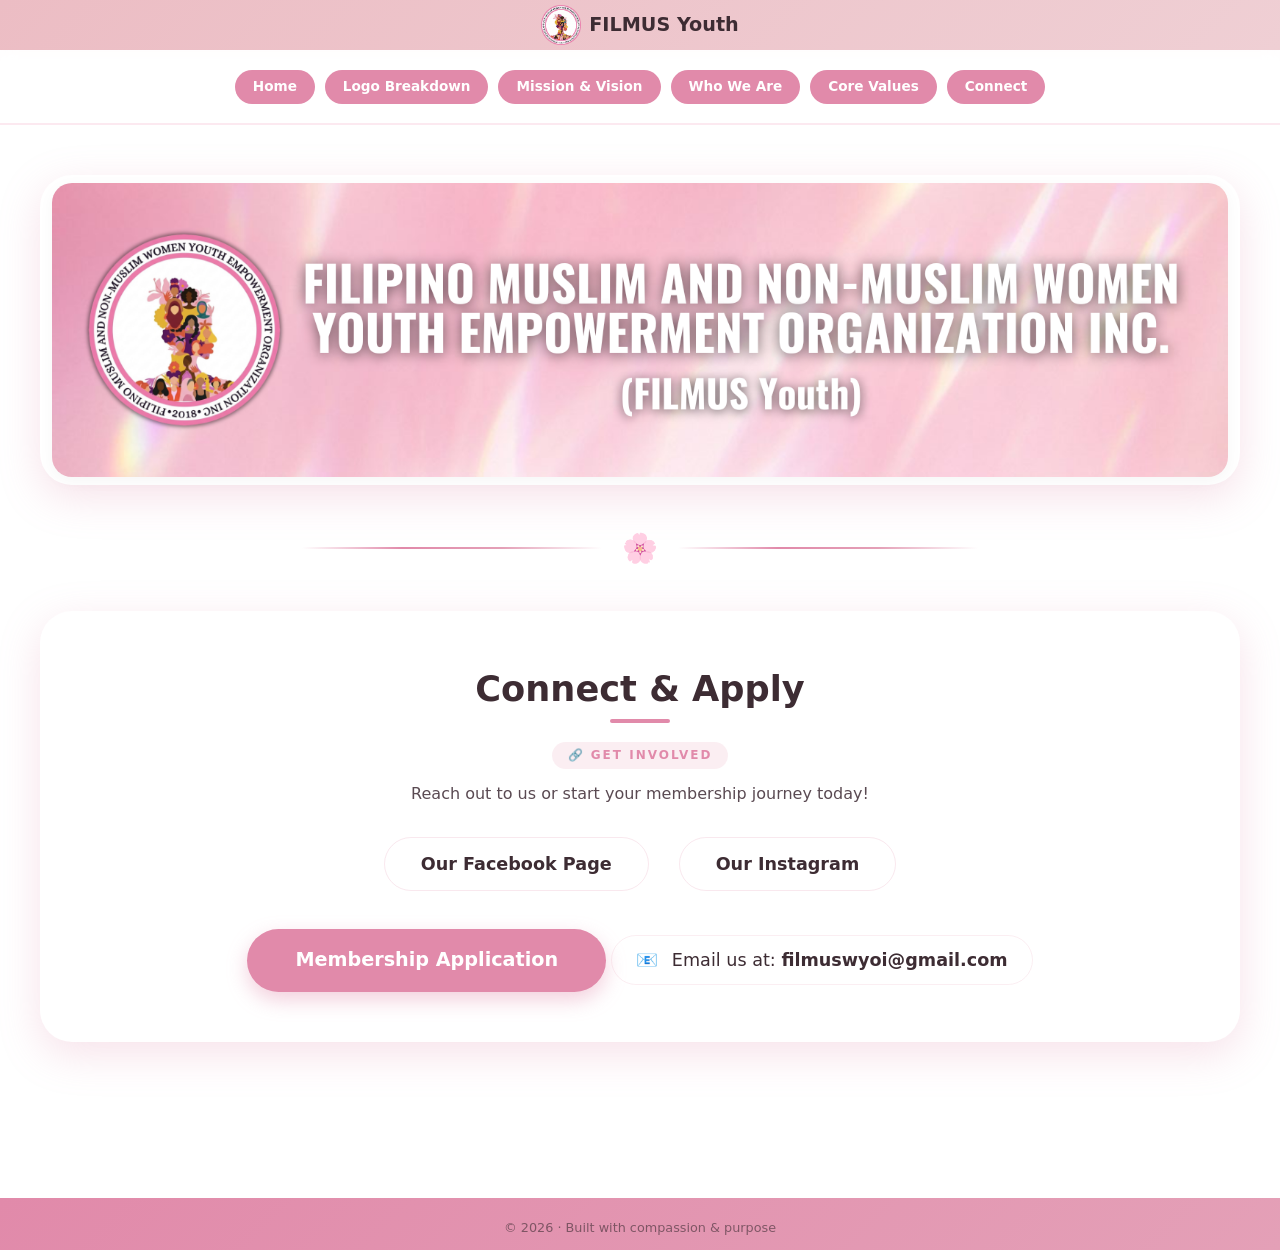
<file: connect.html>
<!DOCTYPE html>
<html lang="en">
<head>
    <meta charset="UTF-8" />
    <meta name="viewport" content="width=device-width, initial-scale=1.0" />
    <title>FILMUS Youth — Connect &amp; Apply</title>
    <link rel="icon" type="image/png" href="FILMUS Youth Logo [no bg].png">
    <link rel="stylesheet" href="style.css">
</head>
<body>

    <!-- ===== HEADER (logo only) ===== -->
        <header class="site-header">
            <div class="container">
                <div class="logo-center">
                    <img src="FILMUS Youth Logo [no bg].png" alt="FILMUS Youth Logo">
                    <span>FILMUS Youth</span>
                </div>
            </div>
        </header>

        <!-- ===== NAVIGATION ROW ===== -->
        <nav class="nav-row">
            <div class="container">
                <div class="nav-links">
                    <a href="index.html" class="active">Home</a>
                    <a href="logobreakdown.html" class="active">Logo Breakdown</a>
                    <a href="vision-mission.html" class="active">Mission & Vision</a>
                    <a href="who-what.html" class="active">Who We Are</a>
                    <a href="core-values.html" class="active">Core Values</a>
                    <a href="connect.html" class="active">Connect</a>
                </div>
            </div>
        </nav>

        <div class="container">
            
        <!-- BANNER -->
        <header class="hero">
            <img src="FILMUS Youth_Banner.png" alt="FILMUS Youth Banner">
        </header>

        <div class="section-divider">
            <span class="line"></span>
            <span class="icon">🌸</span>
            <span class="line"></span>
        </div>

        <section>
            <div class="connect-section">
                <div class="heading-block">
                    <h2 class="centered">Connect &amp; Apply</h2>
                    <span class="section-tag">🔗 Get involved</span>
                </div>
                <p style="margin: 0 auto 10px; max-width: 600px;">
                    Reach out to us or start your membership journey today!
                </p>

                <div class="social-links">
                    <a href="https://www.facebook.com/filmusyouth" target="_blank" rel="noopener noreferrer">Our Facebook Page</a>
                    <a href="https://www.instagram.com/filmusyouth_?utm_source=ig_web_button_share_sheet&igsi=ZDNlZDc0MzIxNw==" target="_blank" rel="noopener noreferrer">Our Instagram</a>
                </div>

                <a href="https://forms.gle/4N4zYeqRA2AHgvJSA" target="_blank" rel="noopener noreferrer" class="apply-btn">
                <strong>Membership Application</strong>
                </a>

                <div class="email-display">
                    <span class="icon">📧</span> Email us at: <strong>filmuswyoi@gmail.com</strong>
                </div>
            </div>
        </section>

    </div>

        <footer class="footer">
            <div style="margin-top:6px;font-size:0.8rem;opacity:0.6;">
                © 2026 · Built with compassion &amp; purpose
            </div>
        </footer>

</body>
</html>
</file>
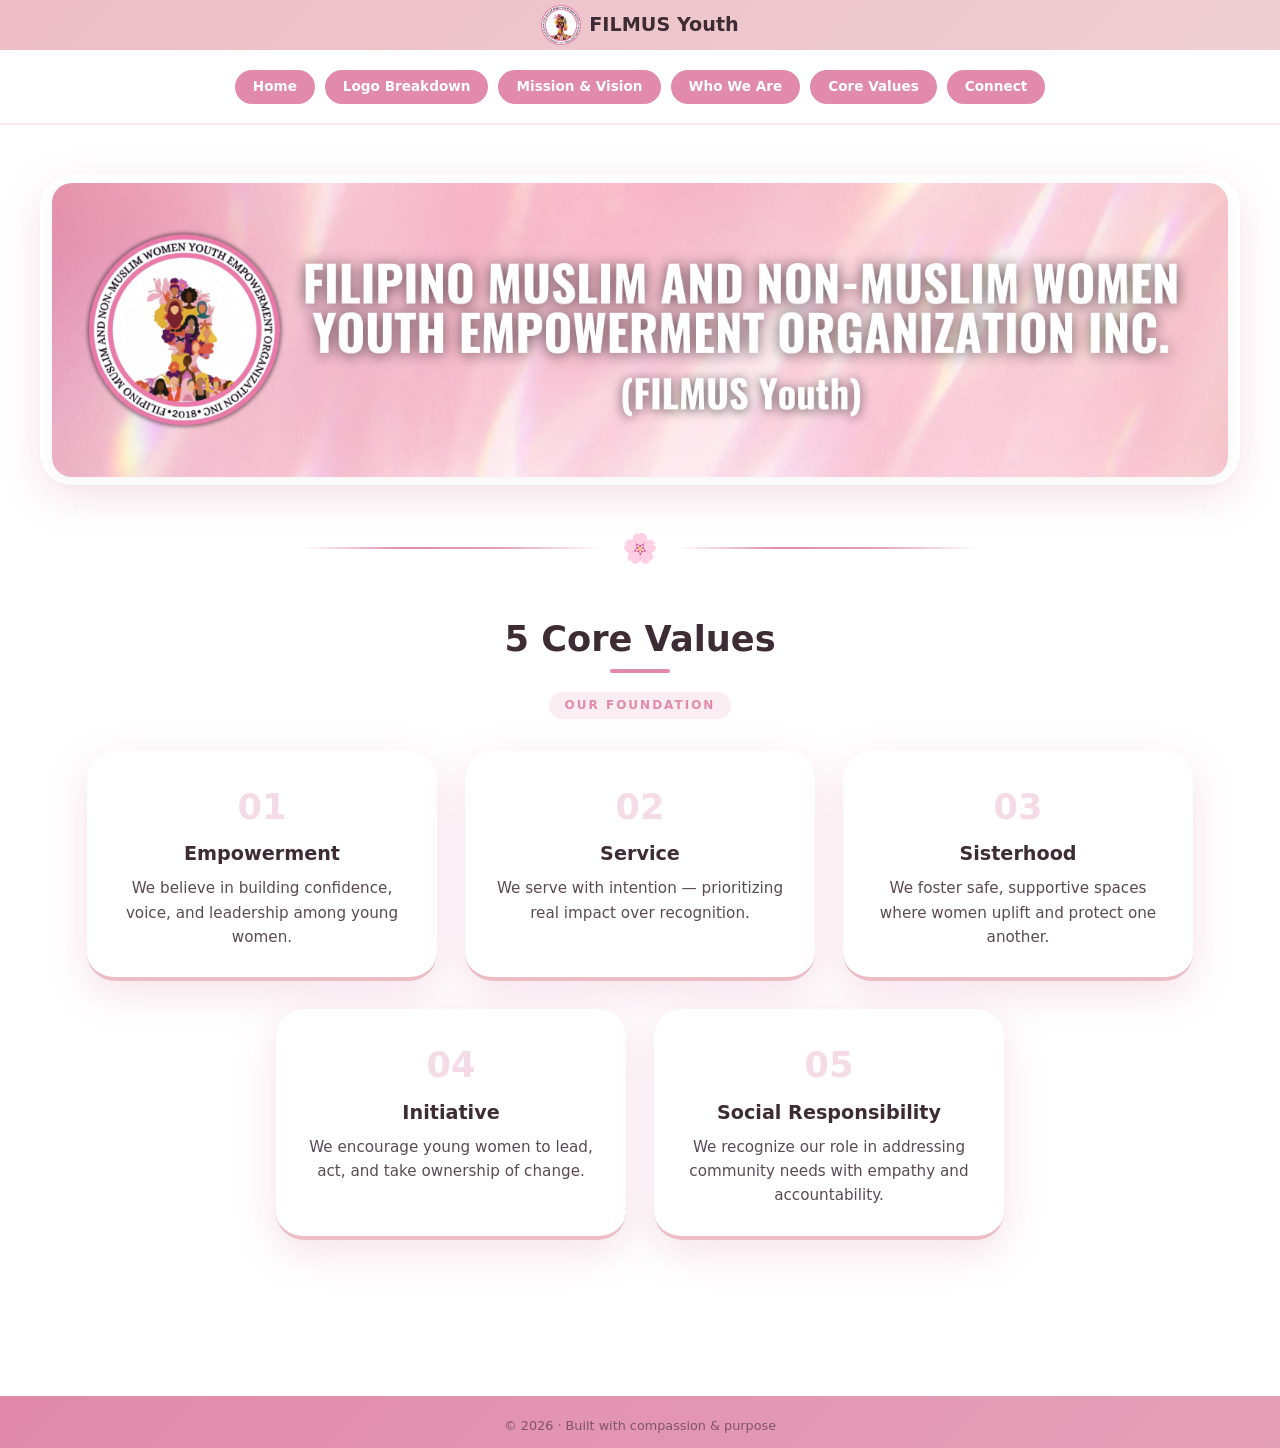
<file: core-values.html>
<!DOCTYPE html>
<html lang="en">
<head>
    <meta charset="UTF-8" />
    <meta name="viewport" content="width=device-width, initial-scale=1.0" />
    <title>FILMUS Youth — Core Values</title>
    <link rel="icon" type="image/png" href="FILMUS Youth Logo [no bg].png">
    <link rel="stylesheet" href="style.css">
</head>

<body>

    <!-- ===== HEADER (logo only) ===== -->
        <header class="site-header">
            <div class="container">
                <div class="logo-center">
                    <img src="FILMUS Youth Logo [no bg].png" alt="FILMUS Youth Logo">
                    <span>FILMUS Youth</span>
                </div>
            </div>
        </header>

        <!-- ===== NAVIGATION ROW ===== -->
        <nav class="nav-row">
            <div class="container">
                <div class="nav-links">
                    <a href="index.html" class="active">Home</a>
                    <a href="logobreakdown.html" class="active">Logo Breakdown</a>
                    <a href="vision-mission.html" class="active">Mission & Vision</a>
                    <a href="who-what.html" class="active">Who We Are</a>
                    <a href="core-values.html" class="active">Core Values</a>
                    <a href="connect.html" class="active">Connect</a>
                </div>
            </div>
        </nav>

        <div class="container">

            <!--BANNER-->
            <header class="hero">
                <img src="FILMUS Youth_Banner.png" alt="FILMUS Youth Banner">
            </header>

            <div class="section-divider">
                <span class="line"></span>
                <span class="icon">🌸</span>
                <span class="line"></span>
            </div>

            <section>
                <div class="text-center">
                    <div class="heading-block">
                        <h2 class="centered">5 Core Values</h2>
                        <span class="section-tag">Our foundation</span>
                    </div>
                </div>

                <div class="core-values-grid">
                    <div class="value-card">
                        <div class="num">01</div>
                        <h4>Empowerment</h4>
                        <p>We believe in building confidence, voice, and leadership among young women.</p>
                    </div>
                    <div class="value-card">
                        <div class="num">02</div>
                        <h4>Service</h4>
                        <p>We serve with intention — prioritizing real impact over recognition.</p>
                    </div>
                    <div class="value-card">
                        <div class="num">03</div>
                        <h4>Sisterhood</h4>
                        <p>We foster safe, supportive spaces where women uplift and protect one another.</p>
                    </div>
                    <div class="value-card">
                        <div class="num">04</div>
                        <h4>Initiative</h4>
                        <p>We encourage young women to lead, act, and take ownership of change.</p>
                    </div>
                    <div class="value-card">
                        <div class="num">05</div>
                        <h4>Social Responsibility</h4>
                        <p>We recognize our role in addressing community needs with empathy and accountability.</p>
                    </div>
                </div>
            </section>

    </div>

    <footer class="footer"> 
         <div style="margin-top:6px;font-size:0.8rem;opacity:0.6;">
            © 2026 · Built with compassion &amp; purpose
        </div>
    </footer>

</body>
</html>
</file>
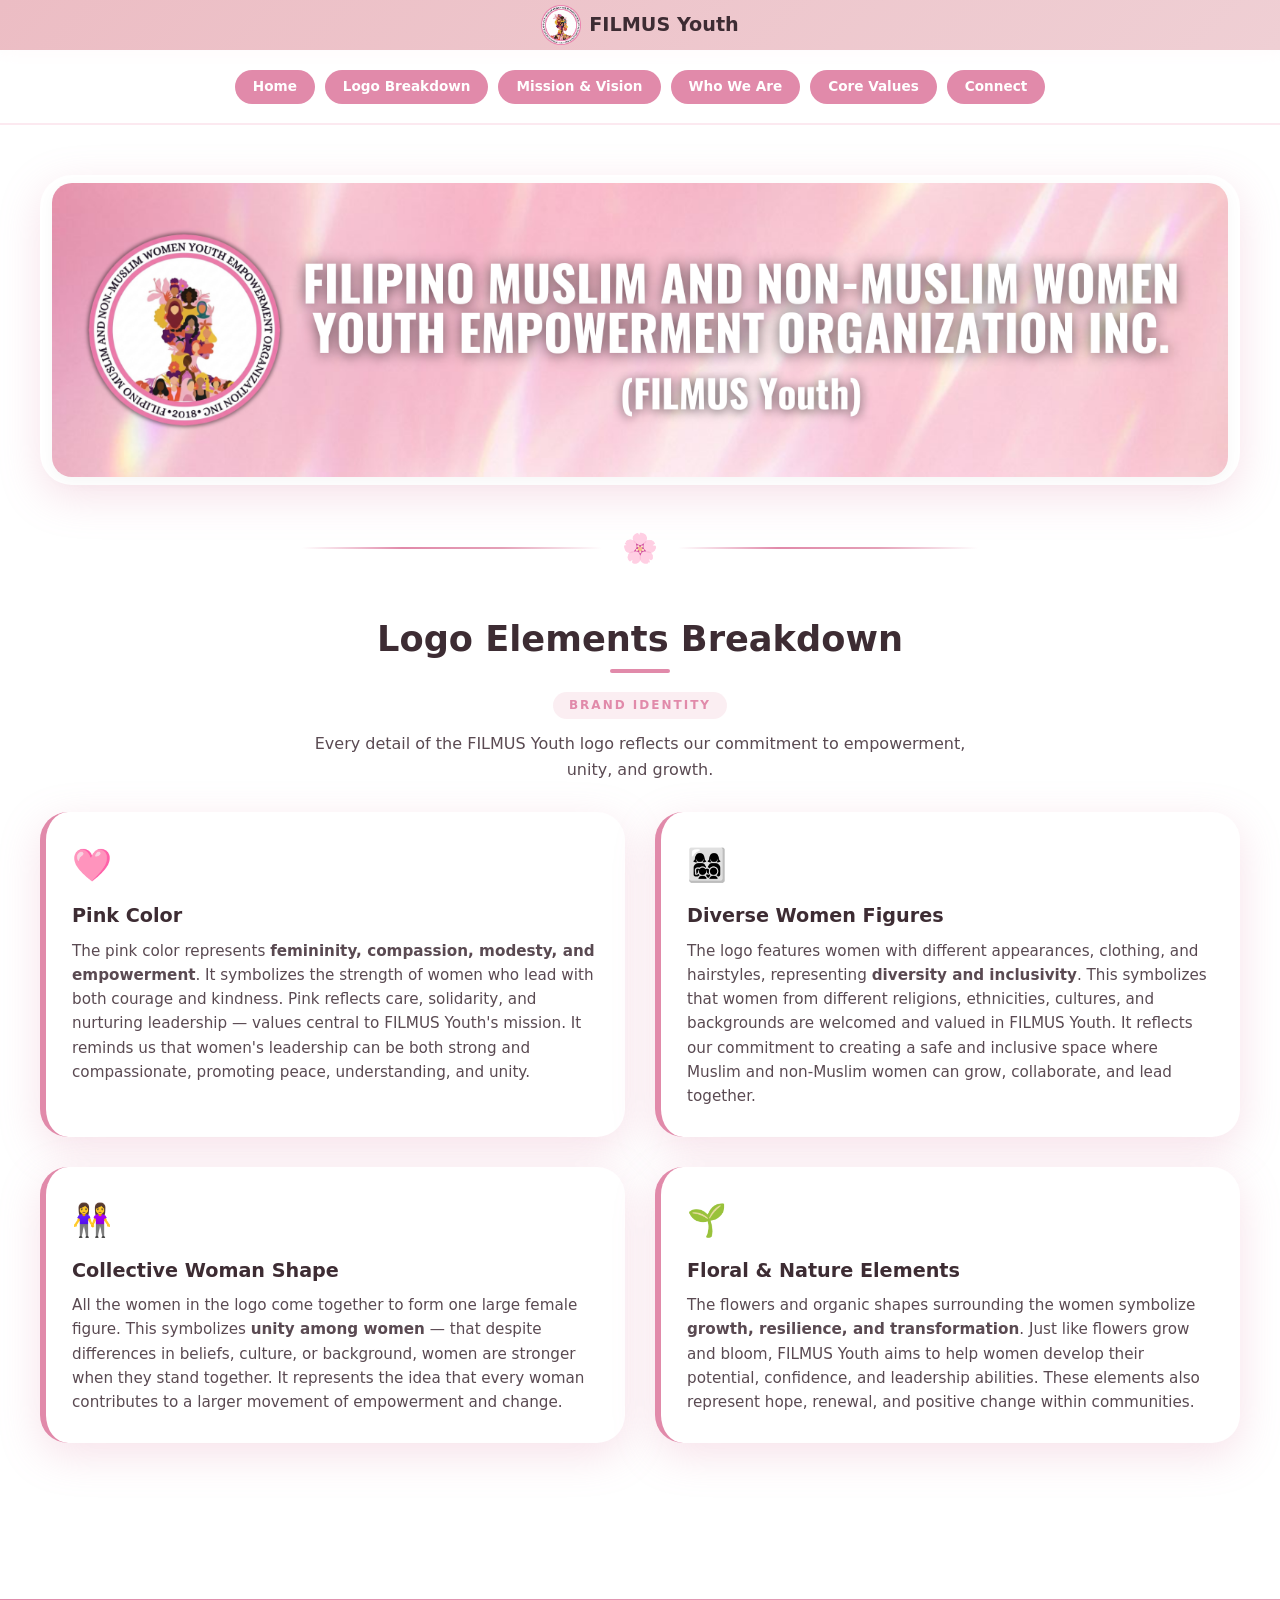
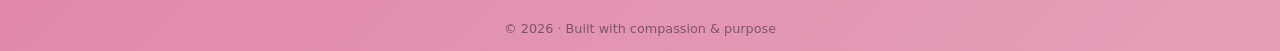
<file: logobreakdown.html>
<!DOCTYPE html>
<html lang="en">
<head>
    <meta charset="UTF-8" />
    <meta name="viewport" content="width=device-width, initial-scale=1.0" />
    <title>FILMUS Youth — Logo Breakdown</title>
    <link rel="icon" type="image/png" href="FILMUS Youth Logo [no bg].png">
    <link rel="stylesheet" href="style.css">
</head>
<body>

    <!-- ===== HEADER (logo only) ===== -->
        <header class="site-header">
            <div class="container">
                <div class="logo-center">
                    <img src="FILMUS Youth Logo [no bg].png" alt="FILMUS Youth Logo">
                    <span>FILMUS Youth</span>
                </div>
            </div>
        </header>

        <!-- ===== NAVIGATION ROW ===== -->
        <nav class="nav-row">
            <div class="container">
                <div class="nav-links">
                    <a href="index.html" class="active">Home</a>
                    <a href="logobreakdown.html" class="active">Logo Breakdown</a>
                    <a href="vision-mission.html" class="active">Mission & Vision</a>
                    <a href="who-what.html" class="active">Who We Are</a>
                    <a href="core-values.html" class="active">Core Values</a>
                    <a href="connect.html" class="active">Connect</a>
                </div>
            </div>
        </nav>

        <div class="container">

        <header class="hero">
            <img src="FILMUS Youth_Banner.png" alt="FILMUS Youth Banner">
        </header>

        <div class="section-divider">
            <span class="line"></span>
            <span class="icon">🌸</span>
            <span class="line"></span>
        </div>

        <section>
            <div class="text-center">
                <div class="heading-block">
                    <h2 class="centered">Logo Elements Breakdown</h2>
                    <span class="section-tag">Brand identity</span>
                </div>
                <p class="mx-auto" style="margin-bottom:30px;">
                    Every detail of the FILMUS Youth logo reflects our commitment to empowerment, unity, and growth.
                </p>
            </div>

            <div class="grid-2">
                <div class="breakdown-card" style="border-left-color:var(--pink-dark);">
                    <span class="icon">🩷</span>
                    <h4>Pink Color</h4>
                    <p>
                        The pink color represents <strong>femininity, compassion, modesty, and empowerment</strong>.
                        It symbolizes the strength of women who lead with both courage and kindness. Pink reflects
                        care, solidarity, and nurturing leadership — values central to FILMUS Youth's mission.
                        It reminds us that women's leadership can be both strong and compassionate, promoting peace,
                        understanding, and unity.
                    </p>
                </div>

                <div class="breakdown-card" style="border-left-color:var(--pink-dark);">
                    <span class="icon">👩‍👩‍👧‍👦</span>
                    <h4>Diverse Women Figures</h4>
                    <p>
                        The logo features women with different appearances, clothing, and hairstyles, representing
                        <strong>diversity and inclusivity</strong>. This symbolizes that women from different religions,
                        ethnicities, cultures, and backgrounds are welcomed and valued in FILMUS Youth. It reflects
                        our commitment to creating a safe and inclusive space where Muslim and non‑Muslim women
                        can grow, collaborate, and lead together.
                    </p>
                </div>

                <div class="breakdown-card" style="border-left-color:var(--pink-dark);">
                    <span class="icon">👭</span>
                    <h4>Collective Woman Shape</h4>
                    <p>
                        All the women in the logo come together to form one large female figure. This symbolizes
                        <strong>unity among women</strong> — that despite differences in beliefs, culture, or background,
                        women are stronger when they stand together. It represents the idea that every woman contributes
                        to a larger movement of empowerment and change.
                    </p>
                </div>

                <div class="breakdown-card" style="border-left-color:var(--pink-dark);">
                    <span class="icon">🌱</span>
                    <h4>Floral &amp; Nature Elements</h4>
                    <p>
                        The flowers and organic shapes surrounding the women symbolize <strong>growth, resilience,
                        and transformation</strong>. Just like flowers grow and bloom, FILMUS Youth aims to help women
                        develop their potential, confidence, and leadership abilities. These elements also represent
                        hope, renewal, and positive change within communities.
                    </p>
                </div>
            </div>
        </section>

    </div>
    
        <footer class="footer">
            
            <div style="margin-top:6px;font-size:0.8rem;opacity:0.6;">
                © 2026 · Built with compassion &amp; purpose
            </div>
        </footer>

    

</body>
</html>
</file>
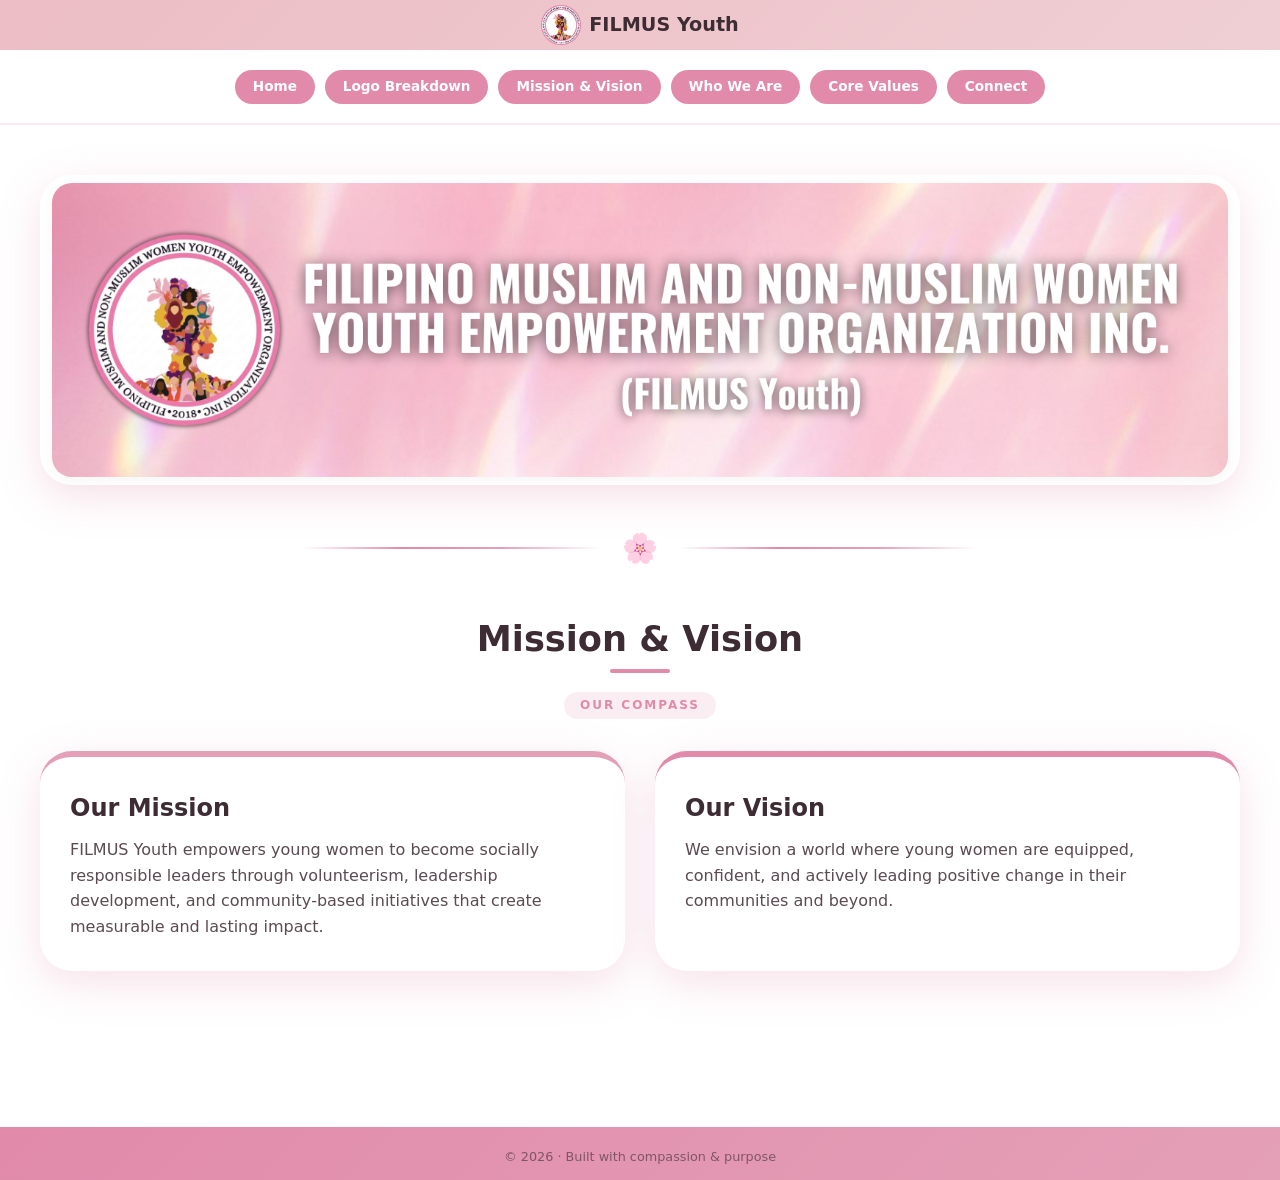
<file: vision-mission.html>
<!DOCTYPE html>
<html lang="en">
<head>
    <meta charset="UTF-8" />
    <meta name="viewport" content="width=device-width, initial-scale=1.0" />
    <title>FILMUS Youth — Vision &amp; Mission</title>
    <link rel="icon" type="image/png" href="FILMUS Youth Logo [no bg].png">
    <link rel="stylesheet" href="style.css">
</head>
<body>

    
    <!-- ===== HEADER (logo only) ===== -->
        <header class="site-header">
            <div class="container">
                <div class="logo-center">
                    <img src="FILMUS Youth Logo [no bg].png" alt="FILMUS Youth Logo">
                    <span>FILMUS Youth</span>
                </div>
            </div>
        </header>

        <!-- ===== NAVIGATION ROW ===== -->
        <nav class="nav-row">
            <div class="container">
                <div class="nav-links">
                    <a href="index.html" class="active">Home</a>
                    <a href="logobreakdown.html" class="active">Logo Breakdown</a>
                    <a href="vision-mission.html" class="active">Mission & Vision</a>
                    <a href="who-what.html" class="active">Who We Are</a>
                    <a href="core-values.html" class="active">Core Values</a>
                    <a href="connect.html" class="active">Connect</a>
                </div>
            </div>
        </nav>

        <div class="container">
        
        <header class="hero">
            <img src="FILMUS Youth_Banner.png" alt="FILMUS Youth Banner">
        </header>

        <div class="section-divider">
            <span class="line"></span>
            <span class="icon">🌸</span>
            <span class="line"></span>
        </div>

        <section>
            <div class="text-center">
                <div class="heading-block">
                    <h2 class="centered">Mission &amp; Vision</h2>
                    <span class="section-tag">Our compass</span>
                </div>
            </div>

            <div class="grid-2" style="margin-top:20px;">
                
                <div class="mv-card" style="border-top-color:var(--pink-medium);">
                    
                    <h3>Our Mission</h3>
                    <p>
                        FILMUS Youth empowers young women to become socially responsible leaders through
                        volunteerism, leadership development, and community‑based initiatives that create
                        measurable and lasting impact.
                    </p>
                </div>
                
                <div class="mv-card">
                    
                    <h3>Our Vision</h3>
                    <p>
                        We envision a world where young women are equipped, confident, and actively leading
                        positive change in their communities and beyond.
                    </p>
                </div>
                
            </div>
        </section>

        </div>

        <footer class="footer">
            
            <div style="margin-top:6px;font-size:0.8rem;opacity:0.6;">
                © 2026 · Built with compassion &amp; purpose
            </div>
        </footer>


</body>
</html>
</file>
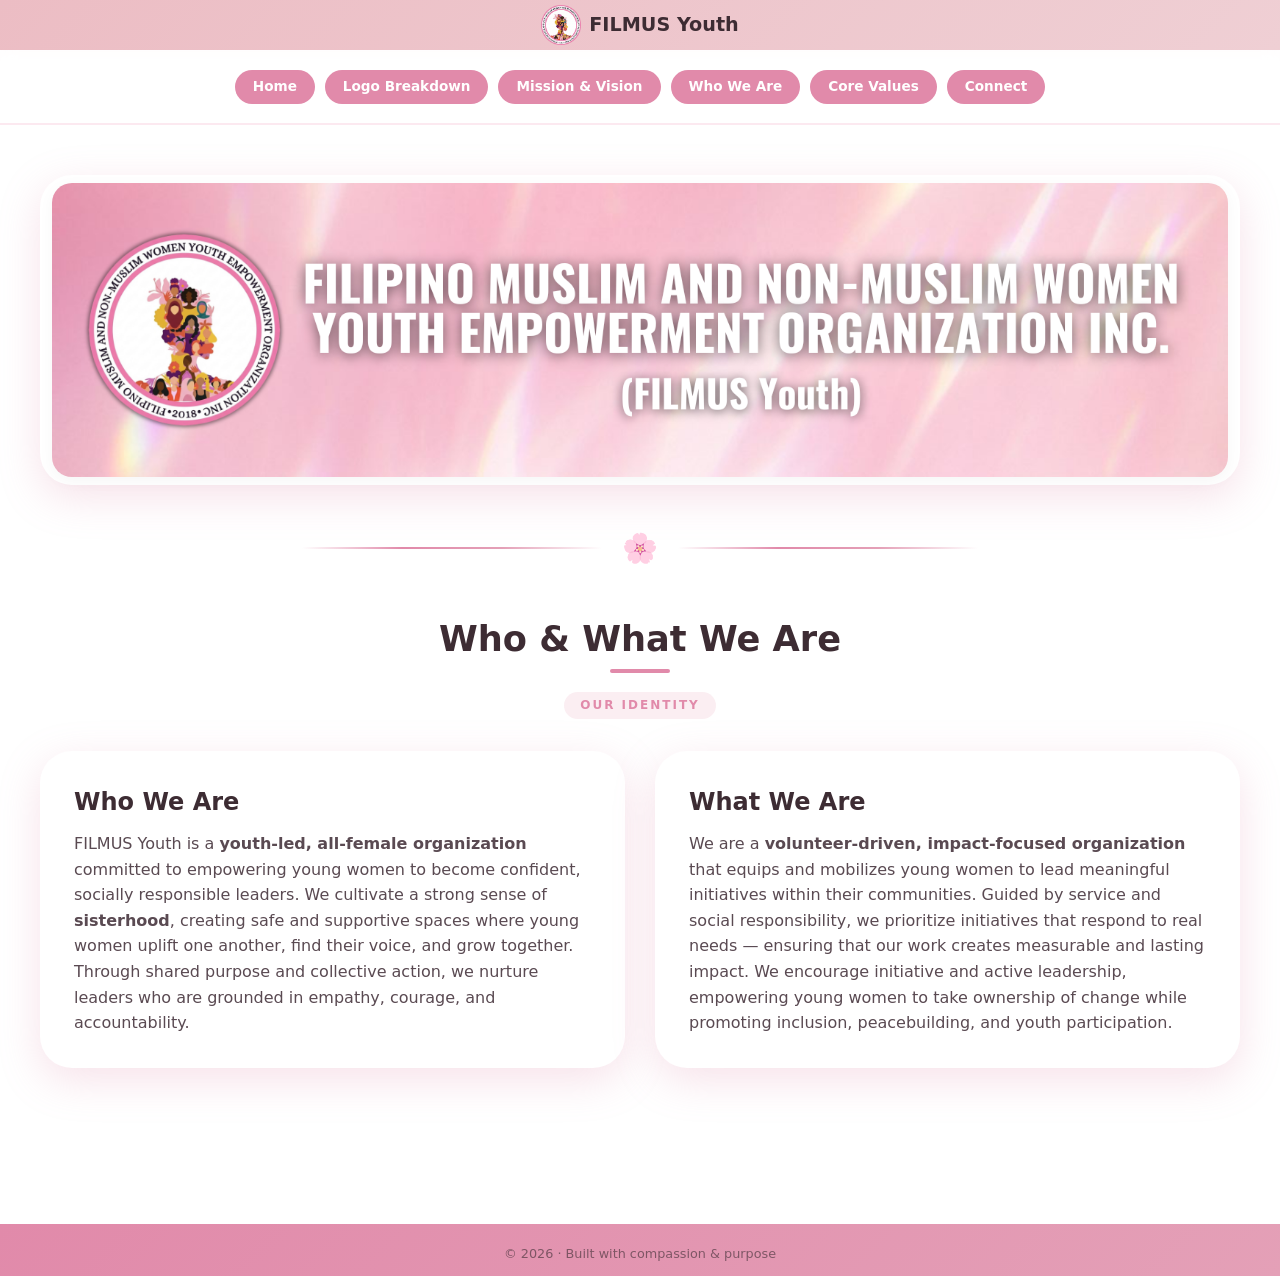
<file: who-what.html>
<!DOCTYPE html>
<html lang="en">
<head>
    <meta charset="UTF-8" />
    <meta name="viewport" content="width=device-width, initial-scale=1.0" />
    <title>FILMUS Youth — Who &amp; What We Are</title>
    <link rel="icon" type="image/png" href="FILMUS Youth Logo [no bg].png">
    <link rel="stylesheet" href="style.css">
</head>
<body>

    <!-- ===== HEADER (logo only) ===== -->
        <header class="site-header">
            <div class="container">
                <div class="logo-center">
                    <img src="FILMUS Youth Logo [no bg].png" alt="FILMUS Youth Logo">
                    <span>FILMUS Youth</span>
                </div>
            </div>
        </header>

        <!-- ===== NAVIGATION ROW ===== -->
        <nav class="nav-row">
            <div class="container">
                <div class="nav-links">
                    <a href="index.html" class="active">Home</a>
                    <a href="logobreakdown.html" class="active">Logo Breakdown</a>
                    <a href="vision-mission.html" class="active">Mission & Vision</a>
                    <a href="who-what.html" class="active">Who We Are</a>
                    <a href="core-values.html" class="active">Core Values</a>
                    <a href="connect.html" class="active">Connect</a>
                </div>
            </div>
        </nav>

        <div class="container">
            
            
        <header class="hero">
            <img src="FILMUS Youth_Banner.png" alt="FILMUS Youth Banner">
        </header>

        <div class="section-divider">
            <span class="line"></span>
            <span class="icon">🌸</span>
            <span class="line"></span>
        </div>

        <section>
            <div class="text-center">
                <div class="heading-block">
                    <h2 class="centered">Who &amp; What We Are</h2>
                    <span class="section-tag">Our identity</span>
                </div>
            </div>

            <div class="grid-2" style="margin-top:20px;">
                <div class="who-card">
                    
                    <h3>Who We Are</h3>
                    <p>
                        FILMUS Youth is a <strong>youth‑led, all‑female organization</strong> committed to
                        empowering young women to become confident, socially responsible leaders.
                        We cultivate a strong sense of <strong>sisterhood</strong>, creating safe and supportive
                        spaces where young women uplift one another, find their voice, and grow together.
                        Through shared purpose and collective action, we nurture leaders who are grounded in
                        empathy, courage, and accountability.
                    </p>
                </div>
                <div class="who-card">
                    
                    <h3>What We Are</h3>
                    <p>
                        We are a <strong>volunteer‑driven, impact‑focused organization</strong> that equips and
                        mobilizes young women to lead meaningful initiatives within their communities.
                        Guided by service and social responsibility, we prioritize initiatives that respond to
                        real needs — ensuring that our work creates measurable and lasting impact.
                        We encourage initiative and active leadership, empowering young women to take ownership
                        of change while promoting inclusion, peacebuilding, and youth participation.
                    </p>
                </div>
            </div>

            
        </section>

        </div>

        <footer class="footer">
            
            <div style="margin-top:6px;font-size:0.8rem;opacity:0.6;">
                © 2026 · Built with compassion &amp; purpose
            </div>
        </footer>


</body>
</html>
</file>
<file: style.css>
/* ===== COLOR PALETTE ===== */
:root {
    --pink-dark: #E18AAA;
    --pink-medium: #E4A0B7;
    --pink-soft: #ECBDC4;
    --pink-light: #EFCFD4;
    --pink-pale: #F5DCEO;
    --white: #FFFFFF;
    --text-dark: #3D2C33;
    --text-muted: #5A4A52;
    --shadow: 0 12px 40px rgba(225, 138, 170, 0.25);
    --radius: 32px;
    --transition: 0.4s cubic-bezier(0.25, 0.46, 0.45, 0.94);
}

/* ===== RESET & BASE ===== */
* {
    margin: 0;
    padding: 0;
    box-sizing: border-box;
}
html {
    scroll-behavior: smooth;
}
body {
    font-family: 'Segoe UI', system-ui, -apple-system, sans-serif;
    background: var(--pink-pale);
    color: var(--text-dark);
    line-height: 1.6;
    padding: 0 20px;
}
.container {
    max-width: 1200px;
    margin: 0 auto;
    padding: 20px 0 60px;
}

/* ===== SCROLLBAR ===== */
::-webkit-scrollbar { width: 8px; }
::-webkit-scrollbar-track { background: var(--pink-pale); }
::-webkit-scrollbar-thumb { background: var(--pink-dark); border-radius: 12px; }

/* ===== TYPOGRAPHY ===== */
h1 { font-size: 2.8rem; line-height: 1.2; }
h2 {
    font-size: 2.2rem;
    margin-bottom: 1.2rem;
    position: relative;
    display: inline-block;
}
h2::after {
    content: '';
    position: absolute;
    left: 0;
    bottom: -6px;
    width: 60px;
    height: 4px;
    background: var(--pink-dark);
    border-radius: 8px;
}
h2.centered::after {
    left: 50%;
    transform: translateX(-50%);
}
h3 { font-size: 1.5rem; margin-bottom: 0.6rem; }
h4 { font-size: 1.2rem; margin-bottom: 0.4rem; }
p { color: var(--text-muted); max-width: 700px; }

.text-center { text-align: center; }
.mx-auto { margin-left: auto; margin-right: auto; }

.section-tag {
    display: inline-block;
    font-size: 0.75rem;
    font-weight: 600;
    text-transform: uppercase;
    letter-spacing: 2px;
    color: var(--pink-dark);
    background: rgba(225, 138, 170, 0.15);
    padding: 4px 16px;
    border-radius: 40px;
    margin-bottom: 12px;
}

/* ===== NAVIGATION ROW (below header) ===== */
.nav-row {
    background: rgba(255, 255, 255, 0.6);
    backdrop-filter: blur(8px);
    padding: 0px 0;
    margin: 0 -20px 30px -20px;
    width: calc(100% + 40px);
    height: 75px;
    border-bottom: 2.5px solid rgba(231, 111, 155, 0.15);
}
.nav-row .container {
    display: flex;
    justify-content: center;
    align-items: center;
}
.nav-links {
    display: flex;
    flex-wrap: wrap;
    gap: 10px;
    justify-content: center;
}
.nav-links a {
    text-decoration: none;
    color: var(--text-muted);
    font-weight: 600;
    padding: 6px 18px;
    border-radius: 40px;
    font-size: 0.85rem;
    transition: background var(--transition), color var(--transition);
}
.nav-links a:hover,
.nav-links a.active {
    background: var(--pink-dark);
    color: white;
}

/* ===== HERO BANNER ===== */
.hero {
    background: linear-gradient(145deg, var(--pink-pale), var(--pink-light));
    border-radius: var(--radius);
    padding: 8px 12px;
    margin-bottom: 40px;
    box-shadow: var(--shadow);
    display: flex;
    justify-content: center;
    align-items: center;
    min-height: 200px;
}
.hero img {
    max-width: 100%;
    height: auto;
    max-height: 350px;
    border-radius: 20px;
    display: block;
    box-shadow: 0 4px 16px rgba(0,0,0,0.04);
}

/* ===== PINK DIVIDER ===== */
.section-divider {
    display: flex;
    align-items: center;
    justify-content: center;
    gap: 20px;
    margin: 10px 0 40px 0;
}
.section-divider .line {
    flex: 1;
    height: 2px;
    background: linear-gradient(90deg, transparent, var(--pink-dark), var(--pink-medium), transparent);
    max-width: 300px;
}
.section-divider .icon {
    font-size: 1.8rem;
    color: var(--pink-dark);
    opacity: 0.7;
}

/* ===== GALLERY (Home page) ===== */
.gallery {
    display: grid;
    grid-template-columns: repeat(auto-fill, minmax(280px, 1fr));
    gap: 24px;
    margin-top: 10px;
}
.gallery-item {
    background: var(--white);
    border-radius: var(--radius);
    overflow: hidden;
    box-shadow: var(--shadow);
    transition: transform var(--transition), box-shadow var(--transition);
}
.gallery-item:hover {
    transform: translateY(-6px);
    box-shadow: 0 20px 50px rgba(225, 138, 170, 0.30);
}
.gallery-item img {
    width: 100%;
    height: 260px;
    object-fit: cover;
    display: block;
}
.gallery-item .caption {
    padding: 16px 20px 20px;
}
.gallery-item .caption h4 {
    font-size: 1rem;
    color: var(--text-dark);
}
.gallery-item .caption p {
    font-size: 0.85rem;
    color: var(--text-muted);
    max-width: 100%;
    margin-top: 2px;
}

/* ===== LOGO BREAKDOWN CARDS ===== */
.breakdown-card {
    background: var(--white);
    border-radius: 28px;
    padding: 28px 26px;
    box-shadow: var(--shadow);
    border-left: 6px solid var(--pink-dark);
    transition: transform var(--transition);
}
.breakdown-card:hover {
    transform: translateY(-6px);
}
.breakdown-card .icon {
    font-size: 2rem;
    display: block;
    margin-bottom: 10px;
}
.breakdown-card h4 {
    color: var(--text-dark);
}
.breakdown-card p {
    font-size: 0.95rem;
    margin-top: 6px;
}

/* ===== CORE VALUES ===== */
.core-values-grid {
    display: flex;
    flex-wrap: wrap;
    justify-content: center;
    gap: 28px;
    margin-top: 20px;
}
.core-values-grid .value-card {
    flex: 0 0 calc(33.33% - 28px);
    min-width: 240px;
    max-width: 350px;
}
.value-card {
    background: var(--white);
    border-radius: 28px;
    padding: 28px 22px;
    text-align: center;
    box-shadow: var(--shadow);
    transition: transform var(--transition), background var(--transition);
    border-bottom: 4px solid var(--pink-soft);
}
.value-card:hover {
    transform: translateY(-6px);
    background: var(--pink-pale);
}
.value-card .num {
    display: inline-block;
    font-size: 2.2rem;
    font-weight: 800;
    color: var(--pink-dark);
    opacity: 0.3;
    margin-bottom: 4px;
}
.value-card h4 {
    color: var(--text-dark);
}
.value-card p {
    font-size: 0.95rem;
    margin-top: 4px;
}

/* ===== TAGLINE (elegant gradient) ===== */
.tagline-block {
    background: linear-gradient(145deg, var(--pink-dark) 0%, var(--pink-medium) 45%, #E18AAA 100%);
    border-radius: var(--radius);
    padding: 20px 20px;
    text-align: center;
    color: white;
    box-shadow: 0 16px 48px rgba(237, 42, 114, 0.35), inset 0 1px 0 rgba(255,255,255,0.3);
    position: relative;
    overflow: hidden;
}
.tagline-block::before {
    content: '';
    position: absolute;
    top: -50%;
    left: -50%;
    width: 150%;
    height: 150%;
    background: radial-gradient(circle at 30% 20%, rgba(255,255,255,0.15) 0%, transparent 60%);
    pointer-events: none;
}
.tagline-block h2 {
    color: white;
    font-size: 2.6rem;
    margin-bottom: 0;
    position: relative;
    z-index: 1;
    text-shadow: 0 2px 20px rgba(0,0,0,0.08);
}
.tagline-block h2::after {
    display: none;
}
.tagline-block p {
    color: rgba(255, 255, 255, 0.9);
    font-size: 1.15rem;
    max-width: 500px;
    margin: 10px auto 0;
    position: relative;
    z-index: 1;
    letter-spacing: 2px;
    font-weight: 300;
}

/* ===== WHO & WHAT ===== */
.who-card {
    background: var(--white);
    border-radius: var(--radius);
    padding: 32px 34px;
    box-shadow: var(--shadow);
    height: 100%;
    transition: transform var(--transition);
}
.who-card:hover {
    transform: translateY(-4px);
}
.who-card .emoji-big {
    font-size: 2.6rem;
    margin-bottom: 10px;
    display: block;
}
.who-card h3 {
    color: var(--text-dark);
}
.who-card p {
    margin-top: 8px;
}

/* ===== VISION / MISSION ===== */
.mv-card {
    background: var(--white);
    border-radius: var(--radius);
    padding: 32px 30px;
    box-shadow: var(--shadow);
    border-top: 6px solid var(--pink-dark);
    height: 100%;
    transition: transform var(--transition);
}
.mv-card:hover {
    transform: translateY(-4px);
}
.mv-card .label {
    font-size: 0.7rem;
    text-transform: uppercase;
    letter-spacing: 2px;
    font-weight: 600;
    color: var(--pink-dark);
    background: rgba(225, 138, 170, 0.12);
    padding: 2px 14px;
    border-radius: 30px;
    display: inline-block;
    margin-bottom: 10px;
}
.mv-card h3 {
    color: var(--text-dark);
}
.mv-card p {
    margin-top: 6px;
}

/* ===== CONNECT & APPLY ===== */
.connect-section {
    background: var(--white);
    border-radius: var(--radius);
    padding: 50px 40px;
    box-shadow: var(--shadow);
    text-align: center;
}
.connect-section .social-links {
    display: flex;
    justify-content: center;
    gap: 30px;
    flex-wrap: wrap;
    margin: 30px 0 20px;
}
.connect-section .social-links a {
    display: inline-flex;
    align-items: center;
    justify-content: center;
    background: var(--pink-pale);
    padding: 12px 36px;
    border-radius: 60px;
    text-decoration: none;
    color: var(--text-dark);
    font-weight: 600;
    font-size: 1.1rem;
    transition: background var(--transition), transform var(--transition);
    border: 1px solid rgba(225, 138, 170, 0.2);
    min-width: 140px;
}
.connect-section .social-links a:hover {
    background: var(--pink-dark);
    color: white;
    transform: translateY(-3px);
    border-color: var(--pink-dark);
}
.connect-section .apply-btn {
    display: inline-block;
    background: var(--pink-dark);
    color: white;
    padding: 16px 48px;
    border-radius: 60px;
    text-decoration: none;
    font-weight: 700;
    font-size: 1.2rem;
    margin-top: 10px;
    transition: background var(--transition), transform var(--transition);
    box-shadow: 0 8px 20px rgba(225, 138, 170, 0.4);
    border: none;
    cursor: pointer;
}
.connect-section .apply-btn:hover {
    background: var(--pink-medium);
    transform: scale(1.02);
}
.connect-section .apply-btn .icon {
    margin-right: 10px;
}
.connect-section .email-display {
    margin-top: 24px;
    font-size: 1.1rem;
    background: var(--pink-pale);
    padding: 10px 24px;
    border-radius: 40px;
    display: inline-block;
    color: var(--text-dark);
    border: 1px solid rgba(225, 138, 170, 0.15);
}
.connect-section .email-display .icon {
    margin-right: 8px;
}

/* ===== LAYOUT HELPERS ===== */
section { margin-bottom: 56px; }
.grid-2 {
    display: grid;
    grid-template-columns: 1fr 1fr;
    gap: 30px;
}
.grid-3 {
    display: grid;
    grid-template-columns: repeat(3, 1fr);
    gap: 28px;
}

/* ===== FOOTER (full-width) ===== */
.footer {
    background: linear-gradient(135deg, var(--pink-dark), var(--pink-medium));
    text-align: center;
    padding: 14px 20px 12px;
    color: var(--text-dark);
    font-size: 0.85rem;
    border-top: none;
    margin-top: 40px;
    width: 100%;
    margin-left: -20px;           
    margin-right: -20px;         
    padding-left: 40px;          
    padding-right: 40px;         
    width: calc(100% + 40px);
}
.footer .pink {
    color: var(--pink-dark);
}
.footer p {
    color: var(--text-dark);
    max-width: 100%;
}

/* Heading block with bottom tag */
.heading-block {
    display: flex;
    flex-direction: column;
    justify-content: space-between;
    align-items: center;
    min-height: 120px; /* adjust as needed */
}
.heading-block h2 {
    margin-bottom: 0; /* remove default margin so space-between works */
}
.heading-block .section-tag {
    margin-top: auto; /* pushes the tag to the bottom */
    display: block; /* ensures it takes full width for centering */
}

/* ===== HEADER (logo only) ===== */
.site-header {
    background: linear-gradient(135deg, var(--pink-soft), var(--pink-light));
    margin: 0 -20px 0 -20px;
    width: calc(100% + 40px);
    height: 50px;
    display: flex;
    align-items: center;
    justify-content: center;
    box-shadow: 0 2px 12px rgba(225, 138, 170, 0.08);
}

.site-header .container {
    display: flex;
    justify-content: center;
    align-items: center;
    width: 100%;
    padding: 0 20px;
    max-width: 1200px;
}
.site-header .logo-center {
    display: flex;
    align-items: center;
    gap: 8px;
    padding: 0;
}
.site-header .logo-center img {
    height: 40px;
    width: auto;
}
.site-header .logo-center span {
    font-weight: 700;
    font-size: 1.2rem;
    color: var(--text-dark);
}

/* ===== RESPONSIVE ===== */
@media (max-width: 992px) {
    .grid-2 { grid-template-columns: 1fr; }
    .grid-3 { grid-template-columns: 1fr 1fr; }
    h1 { font-size: 2.2rem; }
    .hero { padding: 20px; }
}
@media (max-width: 768px) {
    .main-nav {
        flex-direction: column;
        align-items: center;
        text-align: center;
    }
    .main-nav .nav-links {
        justify-content: center;
    }
    .main-nav .nav-links a {
        font-size: 0.8rem;
        padding: 4px 12px;
    }
    .core-values-grid .value-card {
        flex: 0 0 calc(50% - 28px);
    }
    .gallery {
        grid-template-columns: repeat(auto-fill, minmax(200px, 1fr));
        gap: 16px;
    }
    .gallery-item img {
        height: 200px;
    }
}
@media (max-width: 600px) {
    .grid-3 { grid-template-columns: 1fr; }
    .core-values-grid .value-card { flex: 0 0 100%; }
    h2 { font-size: 1.6rem; }
    .tagline-block h2 { font-size: 2rem; }
    .hero { padding: 16px; min-height: 120px; }
    .hero img { max-height: 180px; }
    .card, .who-card, .mv-card, .breakdown-card, .value-card {
        padding: 22px 18px;
    }
    .connect-section .social-links {
        flex-direction: column;
        align-items: center;
        gap: 16px;
    }
    .connect-section .social-links a {
        width: 100%;
        justify-content: center;
    }
    .connect-section { padding: 30px 20px; }
    .gallery {
        grid-template-columns: 1fr 1fr;
        gap: 12px;
    }
    .gallery-item img { height: 140px; }
    .gallery-item .caption { padding: 12px 14px 14px; }
    .gallery-item .caption h4 { font-size: 0.85rem; }
    .gallery-item .caption p { font-size: 0.75rem; }
@media (max-width: 768px) {
    .main-nav .nav-links {
        position: static;
        transform: none;
        justify-content: center;
        margin-top: 6px;
        width: 100%;
    }
    .main-nav {
        flex-wrap: wrap;
        gap: 6px;
    }
}
}
</file>
